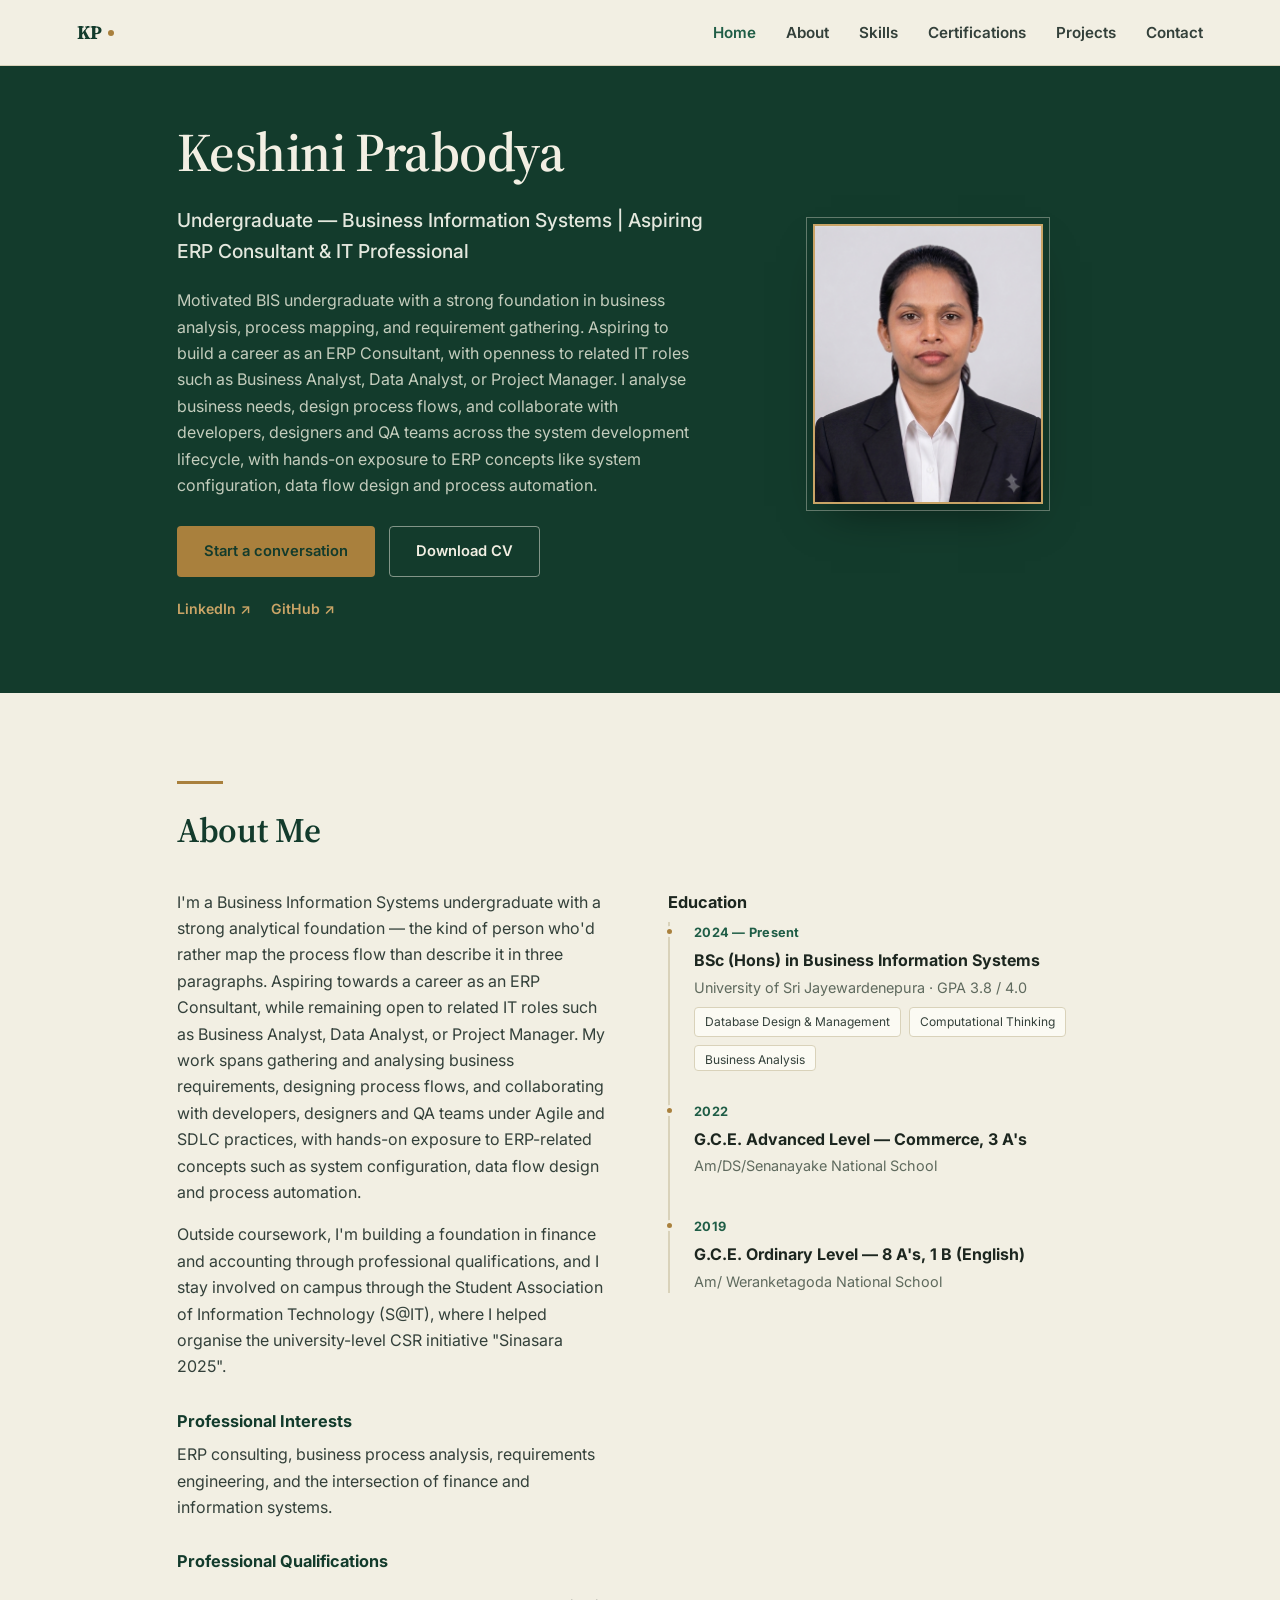
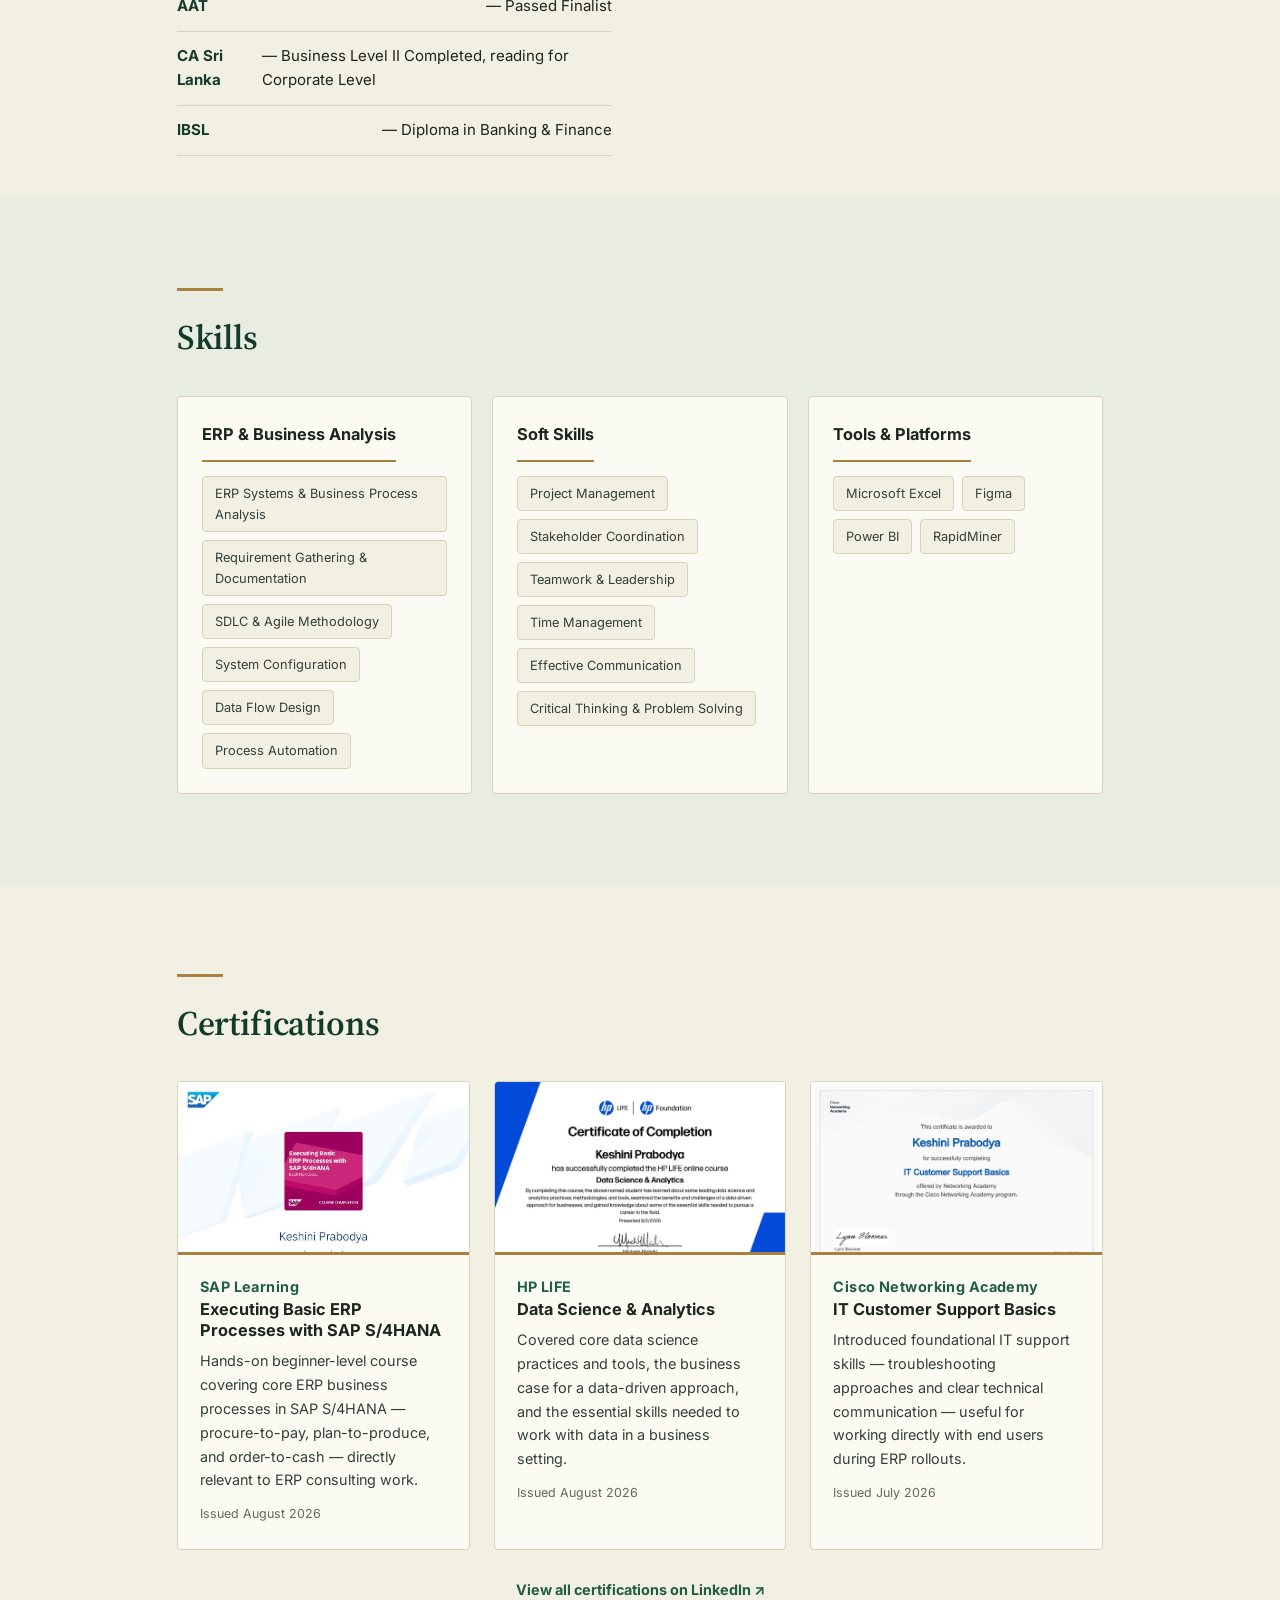
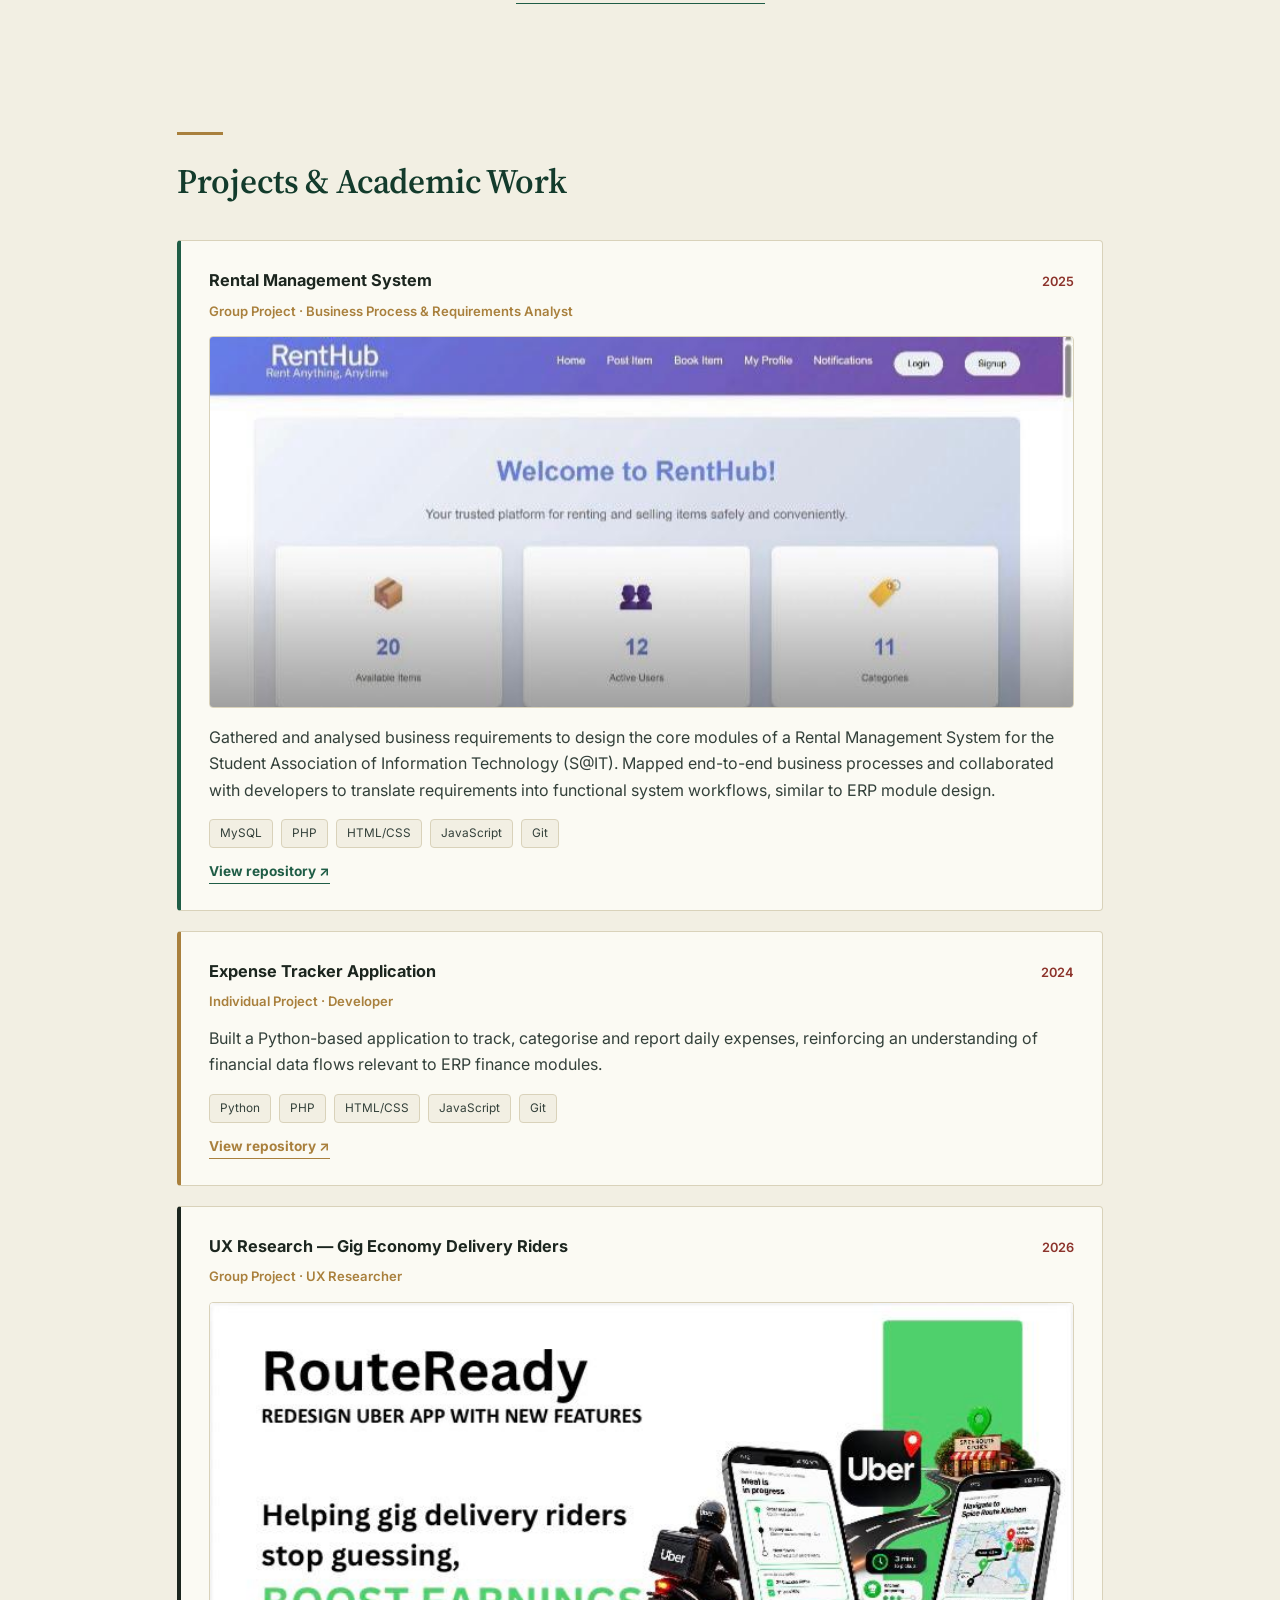
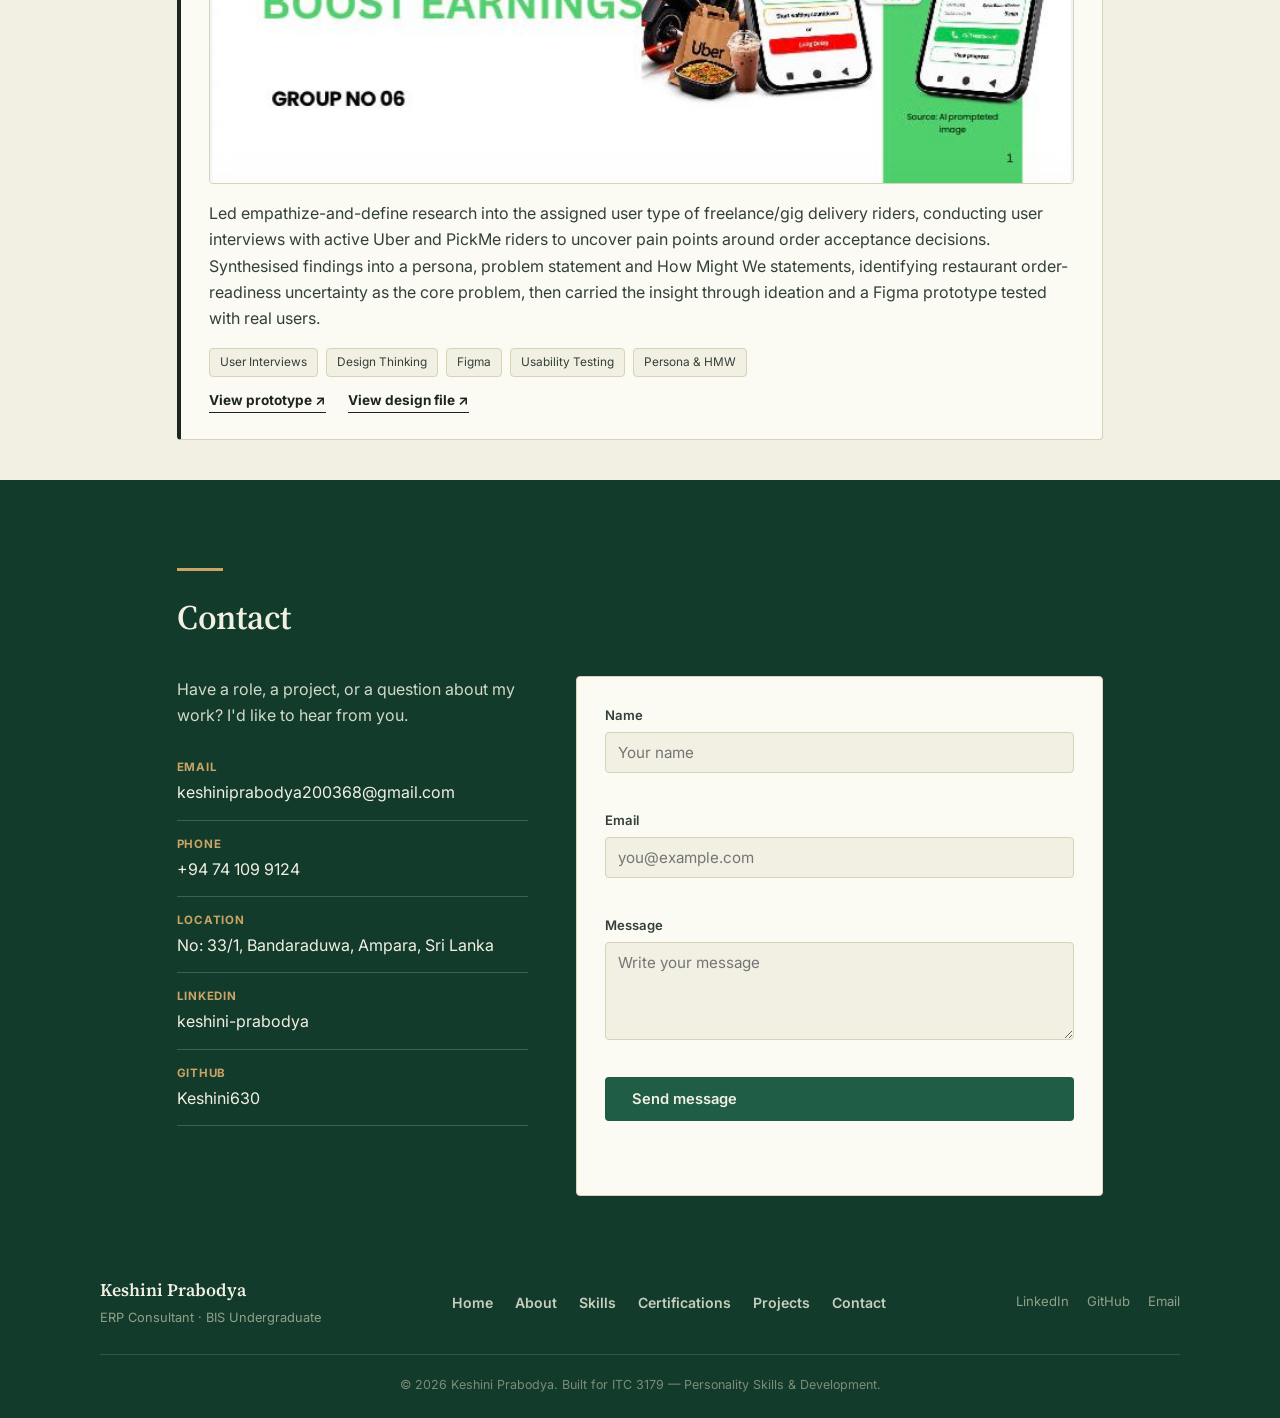
<file: index.html>
<!DOCTYPE html>
<html lang="en">
<head>
<meta charset="UTF-8">
<meta name="viewport" content="width=device-width, initial-scale=1.0">
<title>Keshini Prabodya | ERP Consultant Portfolio</title>
<link rel="preconnect" href="https://fonts.googleapis.com">
<link href="https://fonts.googleapis.com/css2?family=Source+Serif+4:opsz,wght@8..60,500;8..60,600;8..60,700&family=Inter:wght@400;500;600;700&display=swap" rel="stylesheet">
<link rel="stylesheet" href="style.css">
</head>
<body>

<header class="nav-bar" id="navbar">
  <a href="#home" class="nav-logo">KP<span class="node-dot"></span></a>
  <button class="nav-toggle" id="navToggle" aria-label="Toggle navigation">
    <span></span><span></span><span></span>
  </button>
  <nav class="nav-links" id="navLinks">
    <a href="#home">Home</a>
    <a href="#about">About</a>
    <a href="#skills">Skills</a>
    <a href="#certifications">Certifications</a>
    <a href="#projects">Projects</a>
    <a href="#contact">Contact</a>
  </nav>
</header>

<main>

  <!-- HOME -->
  <section id="home" class="section hero band-dark">
    <div class="hero-grid">
      <div class="hero-copy">
        <h1>Keshini Prabodya</h1>
        <p class="role">Undergraduate — Business Information Systems | Aspiring ERP Consultant &amp; IT Professional</p>
        <p class="pitch">Motivated BIS undergraduate with a strong foundation in business analysis, process mapping, and requirement gathering. Aspiring to build a career as an ERP Consultant, with openness to related IT roles such as Business Analyst, Data Analyst, or Project Manager. I analyse business needs, design process flows, and collaborate with developers, designers and QA teams across the system development lifecycle, with hands-on exposure to ERP concepts like system configuration, data flow design and process automation.</p>
        <div class="hero-actions">
          <a href="#contact" class="btn btn-primary">Start a conversation</a>
          <a href="assets/Keshini_Prabodya_CV.pdf" class="btn btn-outline" download>Download CV</a>
        </div>
        <div class="hero-links">
          <a href="https://www.linkedin.com/in/keshini-prabodya-0b4a3937a/" target="_blank" rel="noopener">LinkedIn ↗</a>
          <a href="https://github.com/keshini630" target="_blank" rel="noopener">GitHub ↗</a>
        </div>
      </div>
      <div class="hero-visual">
        <div class="photo-frame">
          <img src="assets/profile.jpg" alt="Portrait of Keshini Prabodya" id="profileImg" onerror="this.style.display='none'; this.parentElement.classList.add('photo-fallback');">
          <div class="photo-fallback-content">KP</div>
        </div>
        <div class="photo-tag"></div>
      </div>
    </div>
  </section>

  <!-- ABOUT -->
  <section id="about" class="section">
    <div class="section-head">
      <div class="rule"></div>
      <h2>About Me</h2>
    </div>

    <div class="about-grid">
      <div class="about-bio">
        <p>I'm a Business Information Systems undergraduate with a strong analytical foundation — the kind of person who'd rather map the process flow than describe it in three paragraphs. Aspiring towards a career as an ERP Consultant, while remaining open to related IT roles such as Business Analyst, Data Analyst, or Project Manager. My work spans gathering and analysing business requirements, designing process flows, and collaborating with developers, designers and QA teams under Agile and SDLC practices, with hands-on exposure to ERP-related concepts such as system configuration, data flow design and process automation.</p>
        <p>Outside coursework, I'm building a foundation in finance and accounting through professional qualifications, and I stay involved on campus through the Student Association of Information Technology (S@IT), where I helped organise the university-level CSR initiative "Sinasara 2025".</p>

        <div class="quali-block">
          <h3>Professional Interests</h3>
          <p>ERP consulting, business process analysis, requirements engineering, and the intersection of finance and information systems.</p>
        </div>

        <div class="quali-block">
          <h3>Professional Qualifications</h3>
          <ul class="quali-list">
            <li><span>AAT</span> — Passed Finalist</li>
            <li><span>CA Sri Lanka</span> — Business Level II Completed, reading for Corporate Level</li>
            <li><span>IBSL</span> — Diploma in Banking &amp; Finance</li>
          </ul>
        </div>
      </div>

      <div class="about-timeline">
        <h3>Education</h3>
        <ol class="timeline">
          <li>
            <div class="timeline-node"></div>
            <div class="timeline-content">
              <p class="timeline-time">2024 — Present</p>
              <p class="timeline-title">BSc (Hons) in Business Information Systems</p>
              <p class="timeline-sub">University of Sri Jayewardenepura · GPA 3.8 / 4.0</p>
              <ul class="course-tags">
                <li>Database Design &amp; Management</li>
                <li>Computational Thinking</li>
                <li>Business Analysis</li>
              </ul>
            </div>
          </li>
          <li>
            <div class="timeline-node"></div>
            <div class="timeline-content">
              <p class="timeline-time">2022</p>
              <p class="timeline-title">G.C.E. Advanced Level — Commerce, 3 A's</p>
              <p class="timeline-sub">Am/DS/Senanayake National School</p>
            </div>
          </li>
          <li>
            <div class="timeline-node"></div>
            <div class="timeline-content">
              <p class="timeline-time">2019</p>
              <p class="timeline-title">G.C.E. Ordinary Level — 8 A's, 1 B (English)</p>
              <p class="timeline-sub">Am/ Weranketagoda National School</p>
            </div>
          </li>
        </ol>
      </div>
    </div>
  </section>

  <!-- SKILLS -->
  <section id="skills" class="section band-alt">
    <div class="section-head">
      <div class="rule"></div>
      <h2>Skills</h2>
    </div>

    <div class="skills-grid">
      <div class="skill-card">
        <h3>ERP &amp; Business Analysis</h3>
        <div class="tag-cloud">
          <span>ERP Systems &amp; Business Process Analysis</span><span>Requirement Gathering &amp; Documentation</span>
          <span>SDLC &amp; Agile Methodology</span><span>System Configuration</span>
          <span>Data Flow Design</span><span>Process Automation</span>
        </div>
      </div>
      <div class="skill-card">
        <h3>Soft Skills</h3>
        <div class="tag-cloud">
          <span>Project Management</span><span>Stakeholder Coordination</span><span>Teamwork &amp; Leadership</span>
          <span>Time Management</span><span>Effective Communication</span><span>Critical Thinking &amp; Problem Solving</span>
        </div>
      </div>
      <div class="skill-card">
        <h3>Tools &amp; Platforms</h3>
        <div class="tag-cloud">
          <span>Microsoft Excel</span><span>Figma</span><span>Power BI</span><span>RapidMiner</span>
        </div>
      </div>
    </div>
  </section>

  <!-- CERTIFICATIONS -->
  <section id="certifications" class="section">
    <div class="section-head">
      <div class="rule"></div>
      <h2>Certifications</h2>
    </div>

    <div class="cert-grid">
      <article class="cert-card">
        <div class="cert-thumb">
          <img src="assets/cert-sap-s4hana.jpg" alt="SAP Learning certificate — Executing Basic ERP Processes with SAP S/4HANA">
        </div>
        <div class="cert-body">
          <p class="cert-issuer">SAP Learning</p>
          <h3>Executing Basic ERP Processes with SAP S/4HANA</h3>
          <p>Hands-on beginner-level course covering core ERP business processes in SAP S/4HANA — procure-to-pay, plan-to-produce, and order-to-cash — directly relevant to ERP consulting work.</p>
          <span class="cert-date">Issued August 2026</span>
        </div>
      </article>

      <article class="cert-card">
        <div class="cert-thumb">
          <img src="assets/cert-hp-data-analytics.jpg" alt="HP LIFE certificate — Data Science and Analytics">
        </div>
        <div class="cert-body">
          <p class="cert-issuer">HP LIFE</p>
          <h3>Data Science &amp; Analytics</h3>
          <p>Covered core data science practices and tools, the business case for a data-driven approach, and the essential skills needed to work with data in a business setting.</p>
          <span class="cert-date">Issued August 2026</span>
        </div>
      </article>

      <article class="cert-card">
        <div class="cert-thumb">
          <img src="assets/cert-cisco-itsupport.jpg" alt="Cisco Networking Academy certificate — IT Customer Support Basics">
        </div>
        <div class="cert-body">
          <p class="cert-issuer">Cisco Networking Academy</p>
          <h3>IT Customer Support Basics</h3>
          <p>Introduced foundational IT support skills — troubleshooting approaches and clear technical communication — useful for working directly with end users during ERP rollouts.</p>
          <span class="cert-date">Issued July 2026</span>
        </div>
      </article>
    </div>

    <div class="cert-more">
      <a href="https://www.linkedin.com/in/keshini-prabodya-0b4a3937a/details/certifications/" target="_blank" rel="noopener">View all certifications on LinkedIn ↗</a>
    </div>
  </section>

  <!-- PROJECTS -->
  <section id="projects" class="section">
    <div class="section-head">
      <div class="rule"></div>
      <h2>Projects &amp; Academic Work</h2>
    </div>

    <div class="project-list">
      <article class="project-card">
        <div class="project-head">
          <h3>Rental Management System</h3>
          <span class="project-date">2025</span>
        </div>
        <p class="project-role">Group Project · Business Process &amp; Requirements Analyst</p>
        <div class="project-media">
          <img src="assets/renthub-preview.png" alt="RentHub rental management system dashboard preview">
        </div>
        <p>Gathered and analysed business requirements to design the core modules of a Rental Management System for the Student Association of Information Technology (S@IT). Mapped end-to-end business processes and collaborated with developers to translate requirements into functional system workflows, similar to ERP module design.</p>
        <div class="tag-cloud small">
          <span>MySQL</span><span>PHP</span><span>HTML/CSS</span><span>JavaScript</span><span>Git</span>
        </div>
        <div class="project-links">
          <a href="https://github.com/Department-of-IT-FMSC-USJ/group-project-group10.git" target="_blank" rel="noopener" class="project-link">View repository ↗</a>
        </div>
      </article>

      <article class="project-card accent-mustard">
        <div class="project-head">
          <h3>Expense Tracker Application</h3>
          <span class="project-date">2024</span>
        </div>
        <p class="project-role">Individual Project · Developer</p>
        <p>Built a Python-based application to track, categorise and report daily expenses, reinforcing an understanding of financial data flows relevant to ERP finance modules.</p>
        <div class="tag-cloud small">
          <span>Python</span><span>PHP</span><span>HTML/CSS</span><span>JavaScript</span><span>Git</span>
        </div>
        <div class="project-links">
          <a href="https://github.com/KeshiniProbodya/expense-Tracker-application.git" target="_blank" rel="noopener" class="project-link">View repository ↗</a>
        </div>
      </article>

      <article class="project-card accent-navy">
        <div class="project-head">
          <h3>UX Research — Gig Economy Delivery Riders</h3>
          <span class="project-date">2026</span>
        </div>
        <p class="project-role">Group Project · UX Researcher</p>
        <div class="project-media">
          <img src="assets/routeready-cover.png" alt="RouteReady — Uber app redesign cover slide">
        </div>
        <p>Led empathize-and-define research into the assigned user type of freelance/gig delivery riders, conducting user interviews with active Uber and PickMe riders to uncover pain points around order acceptance decisions. Synthesised findings into a persona, problem statement and How Might We statements, identifying restaurant order-readiness uncertainty as the core problem, then carried the insight through ideation and a Figma prototype tested with real users.</p>
        <div class="tag-cloud small">
          <span>User Interviews</span><span>Design Thinking</span><span>Figma</span><span>Usability Testing</span><span>Persona &amp; HMW</span>
        </div>
        <div class="project-links">
          <a href="https://www.figma.com/proto/YUW1zsAVDOKr3L6JSYC5TE/uber-riders-time-optimization-app?node-id=0-1&t=wKepHz6DhdDgYLC6-1" target="_blank" rel="noopener" class="project-link">View prototype ↗</a>
          <a href="https://www.figma.com/design/YUW1zsAVDOKr3L6JSYC5TE/uber-riders-time-optimization-app?node-id=0-1&t=5sOmwkxCw7YQmezb-1" target="_blank" rel="noopener" class="project-link">View design file ↗</a>
        </div>
      </article>
    </div>
  </section>

  <!-- CONTACT -->
  <section id="contact" class="section contact-section band-dark">
    <div class="section-head">
      <div class="rule"></div>
      <h2>Contact</h2>
    </div>

    <div class="contact-grid">
      <div class="contact-info">
        <p>Have a role, a project, or a question about my work? I'd like to hear from you.</p>
        <ul class="info-list">
          <li><strong>Email</strong><a href="mailto:keshiniprabodya@gmail.com">keshiniprabodya200368@gmail.com</a></li>
          <li><strong>Phone</strong><a href="tel:+94741099124">+94 74 109 9124</a></li>
          <li><strong>Location</strong><span>No: 33/1, Bandaraduwa, Ampara, Sri Lanka</span></li>
          <li><strong>LinkedIn</strong><a href="https://www.linkedin.com/in/keshini-prabodya-0b4a3937a/" target="_blank" rel="noopener">keshini-prabodya</a></li>
          <li><strong>GitHub</strong><a href="https://github.com/keshini630" target="_blank" rel="noopener">Keshini630</a></li>
        </ul>
      </div>

      <form class="contact-form" id="contactForm" novalidate>
        <div class="form-row">
          <label for="name">Name</label>
          <input type="text" id="name" name="name" placeholder="Your name" required>
          <span class="error-msg" id="nameError"></span>
        </div>
        <div class="form-row">
          <label for="email">Email</label>
          <input type="email" id="email" name="email" placeholder="you@example.com" required>
          <span class="error-msg" id="emailError"></span>
        </div>
        <div class="form-row">
          <label for="message">Message</label>
          <textarea id="message" name="message" rows="4" placeholder="Write your message" required></textarea>
          <span class="error-msg" id="messageError"></span>
        </div>
        <button type="submit" class="btn btn-primary">Send message</button>
        <p class="form-success" id="formSuccess" role="status"></p>
      </form>
    </div>
  </section>

</main>

<footer class="site-footer">
  <div class="footer-inner">
    <div class="footer-brand">
      <p class="footer-name">Keshini Prabodya</p>
      <p class="footer-role">ERP Consultant · BIS Undergraduate</p>
    </div>

    <nav class="footer-links">
      <a href="#home">Home</a>
      <a href="#about">About</a>
      <a href="#skills">Skills</a>
      <a href="#certifications">Certifications</a>
      <a href="#projects">Projects</a>
      <a href="#contact">Contact</a>
    </nav>

    <div class="footer-social">
      <a href="https://www.linkedin.com/in/keshini-prabodya-0b4a3937a/" target="_blank" rel="noopener" aria-label="LinkedIn">LinkedIn</a>
      <a href="https://github.com/keshini630" target="_blank" rel="noopener" aria-label="GitHub">GitHub</a>
      <a href="mailto:keshiniprabodya@gmail.com" aria-label="Email">Email</a>
    </div>
  </div>

  <div class="footer-divider"></div>

  <p class="footer-copy">&copy; <span id="year"></span> Keshini Prabodya. Built for ITC 3179 — Personality Skills &amp; Development.</p>
</footer>

<script src="script.js"></script>
</body>
</html>
</file>
<file: style.css>
/* =========================================================
   DESIGN TOKENS — "Ledger" system
   Palette drawn from accounting ledgers and certificate paper:
   ivory paper, deep ledger-green, brass, and a touch of ink-red
   for annotation — grounded in Keshini's finance + ERP background.
   ========================================================= */
:root {
  --paper: #f2efe3;
  --paper-alt: #e9ede1;
  --card: #fbfaf3;
  --ink: #1c261f;
  --ink-soft: #33403a;
  --muted: #5f6a5e;
  --green: #1f5d46;
  --green-dark: #133b2c;
  --brass: #a9803d;
  --brass-soft: #c9a466;
  --red: #8c332b;
  --line: #d9d2ba;
  --line-soft: rgba(31,93,70,0.18);

  --font-display: 'Source Serif 4', 'Georgia', serif;
  --font-body: 'Inter', sans-serif;

  --radius: 4px;
  --max-width: 1080px;
}

* { box-sizing: border-box; }

html { scroll-behavior: smooth; }

body {
  margin: 0;
  background: var(--paper);
  color: var(--ink);
  font-family: var(--font-body);
  line-height: 1.65;
  -webkit-font-smoothing: antialiased;
  overflow-x: hidden;
}

img { max-width: 100%; display: block; }

a { color: inherit; text-decoration: none; }

ul, ol { list-style: none; margin: 0; padding: 0; }

h1, h2, h3 { font-family: var(--font-display); margin: 0 0 .4em; color: var(--green-dark); font-weight: 600; }

h1 {
  font-size: clamp(2.3rem, 4.6vw, 3.4rem);
  font-weight: 600;
  line-height: 1.12;
  letter-spacing: -0.01em;
}
h2 {
  font-size: clamp(1.6rem, 3vw, 2.15rem);
  font-weight: 600;
  letter-spacing: -0.005em;
}
h3 { font-family: var(--font-body); font-size: 1.02rem; font-weight: 700; color: var(--ink); }

p { margin: 0 0 1em; color: var(--ink-soft); }

/* Section heading — a short brass rule instead of a tracked eyebrow label */
.section-head { margin-bottom: 30px; }
.section-head .rule {
  width: 46px;
  height: 3px;
  background: var(--brass);
  margin-bottom: 18px;
}
.band-dark .section-head .rule,
.contact-section .section-head .rule { background: var(--brass-soft); }

/* =========================================================
   NAV BAR
   ========================================================= */
.nav-bar {
  position: sticky;
  top: 0;
  z-index: 100;
  display: flex;
  align-items: center;
  justify-content: space-between;
  padding: 16px 6vw;
  background: rgba(242,239,227,0.92);
  backdrop-filter: blur(8px);
  border-bottom: 1px solid var(--line);
}

.nav-logo {
  font-family: var(--font-display);
  font-weight: 700;
  font-size: 1.2rem;
  display: flex;
  align-items: center;
  color: var(--green-dark);
}
.nav-logo .node-dot {
  width: 6px;
  height: 6px;
  border-radius: 50%;
  background: var(--brass);
  margin-left: 6px;
}

.nav-links {
  display: flex;
  gap: 30px;
}

.nav-links a {
  font-family: var(--font-body);
  font-size: 0.95rem;
  font-weight: 600;
  color: var(--ink-soft);
  position: relative;
  padding: 4px 0;
}

.nav-links a:hover, .nav-links a.active { color: var(--green); }

.nav-toggle {
  display: none;
  flex-direction: column;
  gap: 5px;
  background: none;
  border: none;
  cursor: pointer;
  padding: 6px;
}
.nav-toggle span {
  width: 22px;
  height: 2px;
  background: var(--green-dark);
}

@media (max-width: 800px) {
  .nav-toggle { display: flex; }
  .nav-links {
    position: absolute;
    top: 100%;
    left: 0;
    right: 0;
    background: var(--card);
    flex-direction: column;
    padding: 16px 6vw;
    gap: 14px;
    border-bottom: 1px solid var(--line);
    display: none;
  }
  .nav-links.open { display: flex; }
}

/* =========================================================
   LAYOUT / SECTIONS
   ========================================================= */
.section {
  position: relative;
  z-index: 1;
  max-width: var(--max-width);
  margin: 0 auto;
  padding: 88px 6vw 40px;
}

@media (max-width: 720px) {
  .section { padding: 60px 6vw 24px; }
}

.band-dark, .band-alt { position: relative; }

.band-dark::before,
.band-alt::before {
  content: "";
  position: absolute;
  top: 0;
  bottom: 0;
  left: 50%;
  width: 100vw;
  margin-left: -50vw;
  z-index: -1;
}

.band-dark::before { background: var(--green-dark); }
.band-alt::before { background: var(--paper-alt); }

/* =========================================================
   HERO
   ========================================================= */
.hero { padding-top: 56px; padding-bottom: 72px; }

.hero h1 { color: var(--paper); }
.hero .role { color: #e4e8de; font-weight: 500; }
.hero .pitch { color: #c4cdbd; }

.hero .btn-outline { border-color: rgba(242,239,227,0.5); color: var(--paper); }
.hero .btn-outline:hover { background: var(--paper); color: var(--green-dark); border-color: var(--paper); }
.hero .btn-primary {
  background: var(--brass);
  color: var(--green-dark);
}
.hero .btn-primary:hover { background: var(--brass-soft); }

.hero .hero-links a { color: var(--brass-soft); border-bottom: 1px solid transparent; }
.hero .hero-links a:hover { border-bottom-color: var(--brass-soft); }

.hero .photo-tag { color: #aeb8a4; }

.hero-grid {
  display: grid;
  grid-template-columns: 1.2fr 0.8fr;
  gap: 48px;
  align-items: center;
}

.role {
  font-size: 1.2rem;
  color: var(--ink-soft);
  font-weight: 500;
  max-width: 46ch;
}

.pitch { color: var(--muted); max-width: 54ch; }

.hero-actions {
  display: flex;
  gap: 14px;
  margin: 28px 0 20px;
  flex-wrap: wrap;
}

.btn {
  display: inline-flex;
  align-items: center;
  gap: 6px;
  padding: 12px 26px;
  border-radius: var(--radius);
  font-weight: 600;
  font-size: 0.92rem;
  border: 1.5px solid transparent;
  cursor: pointer;
  transition: transform .15s ease, background .15s ease;
  font-family: var(--font-body);
}
.btn:hover { transform: translateY(-1px); }

.btn-primary {
  background: var(--green);
  color: var(--paper);
}
.btn-primary:hover { background: var(--green-dark); }

.btn-outline {
  border-color: var(--green-dark);
  color: var(--green-dark);
}
.btn-outline:hover { background: var(--green-dark); color: var(--paper); }

.hero-links {
  display: flex;
  gap: 20px;
  font-size: 0.88rem;
  font-weight: 600;
}
.hero-links a { color: var(--green); border-bottom: 1px solid transparent; }
.hero-links a:hover { border-bottom-color: var(--green); }

.hero-visual { display: flex; flex-direction: column; align-items: center; gap: 14px; }

/* rectangular, double-ruled "certificate" frame rather than a circular avatar */
.photo-frame {
  width: 230px;
  height: 280px;
  border: 2px solid var(--brass-soft);
  outline: 1px solid rgba(242,239,227,0.35);
  outline-offset: 6px;
  overflow: hidden;
  background: var(--green-dark);
  position: relative;
  box-shadow: 0 20px 45px -18px rgba(0,0,0,0.55);
}
.photo-frame img { width: 100%; height: 100%; object-fit: cover; object-position: center 15%; }
.photo-frame .photo-fallback-content { display: none; }
.photo-frame.photo-fallback .photo-fallback-content {
  display: flex;
  align-items: center;
  justify-content: center;
  width: 100%;
  height: 100%;
  color: var(--brass-soft);
  font-family: var(--font-display);
  font-size: 3rem;
  font-weight: 700;
}

.photo-tag {
  font-size: 0.85rem;
  letter-spacing: 0.02em;
}

@media (max-width: 800px) {
  .hero-grid { grid-template-columns: 1fr; }
  .hero-visual { order: -1; }
  .photo-frame { width: 180px; height: 220px; }
}

/* =========================================================
   ABOUT
   ========================================================= */
.about-grid {
  display: grid;
  grid-template-columns: 1fr 1fr;
  gap: 56px;
  margin-top: 8px;
}

@media (max-width: 800px) {
  .about-grid { grid-template-columns: 1fr; gap: 32px; }
}

.quali-block { margin-top: 28px; }
.quali-block h3 { color: var(--green-dark); }

.quali-list li {
  display: flex;
  justify-content: space-between;
  gap: 8px;
  padding: 12px 0;
  border-bottom: 1px solid var(--line);
  font-size: 0.94rem;
}
.quali-list li span { font-weight: 700; color: var(--green-dark); }
.quali-list li time { color: var(--muted); font-size: 0.85rem; }

.timeline { position: relative; padding-left: 24px; border-left: 2px solid var(--line); }

.timeline li { position: relative; padding-bottom: 30px; }
.timeline li:last-child { padding-bottom: 0; }

.timeline-node {
  position: absolute;
  left: -30px;
  top: 4px;
  width: 11px;
  height: 11px;
  border-radius: 50%;
  background: var(--brass);
  border: 3px solid var(--paper);
}

.timeline-time { font-size: 0.8rem; font-weight: 700; color: var(--green); margin-bottom: 4px; letter-spacing: 0.02em; }
.timeline-title { font-weight: 700; color: var(--ink); margin-bottom: 2px; }
.timeline-sub { color: var(--muted); font-size: 0.9rem; margin-bottom: 8px; }

.course-tags { display: flex; flex-wrap: wrap; gap: 8px; }
.course-tags li {
  font-size: 0.75rem;
  background: var(--card);
  border: 1px solid var(--line);
  padding: 4px 10px;
  border-radius: var(--radius);
  color: var(--ink-soft);
}

/* =========================================================
   SKILLS
   ========================================================= */
.skills-grid {
  display: grid;
  grid-template-columns: repeat(3, 1fr);
  gap: 20px;
  margin-top: 8px;
}

@media (max-width: 800px) {
  .skills-grid { grid-template-columns: 1fr; }
}

#skills.band-alt { padding-top: 92px; padding-bottom: 92px; }

.skill-card {
  background: var(--card);
  border: 1px solid var(--line);
  border-radius: var(--radius);
  padding: 24px;
}
.skill-card h3 {
  padding-bottom: 12px;
  margin-bottom: 14px;
  border-bottom: 2px solid var(--brass);
  display: inline-block;
}

.tag-cloud { display: flex; flex-wrap: wrap; gap: 8px; }
.tag-cloud span {
  font-size: 0.8rem;
  padding: 6px 12px;
  border-radius: var(--radius);
  background: var(--paper);
  border: 1px solid var(--line);
  color: var(--ink-soft);
}
.tag-cloud.small span { font-size: 0.74rem; padding: 4px 10px; }

/* =========================================================
   CERTIFICATIONS
   ========================================================= */
#certifications.band-alt { padding-top: 92px; padding-bottom: 92px; }

.cert-grid {
  display: grid;
  grid-template-columns: repeat(3, 1fr);
  gap: 24px;
  margin-top: 8px;
}

@media (max-width: 900px) {
  .cert-grid { grid-template-columns: 1fr; }
}

.cert-card {
  background: var(--card);
  border: 1px solid var(--line);
  border-radius: var(--radius);
  overflow: hidden;
  display: flex;
  flex-direction: column;
}

.cert-thumb {
  border-bottom: 3px solid var(--brass);
  background: #fff;
}
.cert-thumb img { width: 100%; height: 170px; object-fit: cover; object-position: top center; }

.cert-body { padding: 20px 22px 24px; }
.cert-issuer { font-size: 0.78rem; font-weight: 700; letter-spacing: 0.03em; color: var(--green); margin-bottom: 6px; }
.cert-body h3 { margin-bottom: 8px; line-height: 1.3; }
.cert-body p { font-size: 0.9rem; margin-bottom: 0; }
.cert-date { display: block; margin-top: 12px; font-size: 0.78rem; color: var(--muted); }

.cert-more {
  display: flex;
  justify-content: center;
  margin-top: 28px;
}
.cert-more a {
  font-size: 0.9rem;
  font-weight: 700;
  color: var(--green);
  border-bottom: 1px solid var(--green);
  padding-bottom: 2px;
}
.cert-more a:hover { color: var(--green-dark); border-bottom-color: var(--green-dark); }

/* =========================================================
   PROJECTS
   ========================================================= */
.project-list { display: flex; flex-direction: column; gap: 20px; margin-top: 8px; }

.project-card {
  background: var(--card);
  border: 1px solid var(--line);
  border-left: 4px solid var(--green);
  border-radius: var(--radius);
  padding: 26px 28px;
}

.project-head {
  display: flex;
  justify-content: space-between;
  align-items: baseline;
  flex-wrap: wrap;
  gap: 8px;
}

.project-date {
  font-size: 0.8rem;
  color: var(--red);
  font-weight: 600;
}

.project-role {
  font-size: 0.82rem;
  font-weight: 600;
  color: var(--brass);
  margin-bottom: 12px;
}

.project-link {
  display: inline-block;
  margin-top: 8px;
  margin-right: 18px;
  font-size: 0.85rem;
  font-weight: 700;
  color: var(--green);
  border-bottom: 1px solid var(--green);
}

.project-card.accent-mustard { border-left-color: var(--brass); }
.project-card.accent-navy { border-left-color: var(--ink); }

.project-links { margin-top: 4px; }
.project-card.accent-mustard .project-link { color: var(--brass); border-bottom-color: var(--brass); }
.project-card.accent-navy .project-link { color: var(--ink); border-bottom-color: var(--ink); }

.project-media {
  margin: 14px 0 16px;
  border-radius: var(--radius);
  overflow: hidden;
  border: 1px solid var(--line);
}
.project-media img { display: block; width: 100%; height: auto; }

/* =========================================================
   CONTACT
   ========================================================= */
.contact-section.band-dark h2 { color: var(--paper); }
.contact-section.band-dark .contact-info p { color: #d3d9c9; }
.contact-section.band-dark .info-list li { border-bottom-color: rgba(242,239,227,0.2); }
.contact-section.band-dark .info-list li strong { color: var(--brass-soft); }
.contact-section.band-dark .info-list li a,
.contact-section.band-dark .info-list li span { color: var(--paper); }

.contact-grid {
  display: grid;
  grid-template-columns: 0.8fr 1.2fr;
  gap: 48px;
  margin-top: 8px;
}

@media (max-width: 800px) {
  .contact-grid { grid-template-columns: 1fr; }
}

.info-list li {
  display: flex;
  flex-direction: column;
  gap: 2px;
  padding: 14px 0;
  border-bottom: 1px solid var(--line);
}
.info-list li strong {
  font-size: 0.72rem;
  font-weight: 700;
  color: var(--green);
  text-transform: uppercase;
  letter-spacing: 0.06em;
}

.contact-form {
  background: var(--card);
  border: 1px solid var(--line);
  border-radius: var(--radius);
  padding: 28px;
  display: flex;
  flex-direction: column;
  gap: 18px;
}

.form-row { display: flex; flex-direction: column; gap: 6px; }
.form-row label { font-size: 0.82rem; font-weight: 600; color: var(--ink-soft); }
.form-row input, .form-row textarea {
  font-family: var(--font-body);
  font-size: 0.95rem;
  padding: 10px 12px;
  border: 1.5px solid var(--line);
  border-radius: var(--radius);
  background: var(--paper);
  color: var(--ink);
  resize: vertical;
}
.form-row input:focus, .form-row textarea:focus {
  outline: none;
  border-color: var(--green);
}
.form-row.has-error input, .form-row.has-error textarea { border-color: var(--red); }
.error-msg { font-size: 0.78rem; color: var(--red); min-height: 1em; }

.form-success {
  font-size: 0.88rem;
  color: var(--green);
  font-weight: 600;
  min-height: 1em;
}

/* =========================================================
   FOOTER
   ========================================================= */
.site-footer {
  position: relative;
  z-index: 1;
  padding: 40px 6vw 22px;
  background: var(--green-dark);
  color: #b9c2ae;
}

.footer-inner {
  max-width: var(--max-width);
  margin: 0 auto;
  display: flex;
  flex-wrap: wrap;
  align-items: center;
  justify-content: space-between;
  gap: 20px;
  padding-bottom: 26px;
}

.footer-brand .footer-name {
  font-family: var(--font-display);
  font-weight: 600;
  font-size: 1.1rem;
  color: var(--paper);
  margin: 0 0 2px;
}

.footer-brand .footer-role {
  font-size: 0.8rem;
  color: #90a189;
  margin: 0;
}

.footer-links {
  display: flex;
  flex-wrap: wrap;
  gap: 22px;
}

.footer-links a {
  font-size: 0.88rem;
  font-weight: 600;
  color: #c7cebb;
  transition: color 0.2s ease;
}
.footer-links a:hover { color: var(--brass-soft); }

.footer-social {
  display: flex;
  gap: 18px;
}

.footer-social a {
  font-size: 0.82rem;
  color: #90a189;
  border-bottom: 1px solid transparent;
  transition: color 0.2s ease, border-color 0.2s ease;
}
.footer-social a:hover { color: var(--paper); border-color: #90a189; }

.footer-divider {
  max-width: var(--max-width);
  margin: 0 auto;
  height: 1px;
  background: rgba(242,239,227,0.15);
}

.footer-copy {
  text-align: center;
  padding-top: 20px;
  font-size: 0.78rem;
  color: #7c8c76;
  margin: 0;
}

@media (max-width: 700px) {
  .footer-inner { flex-direction: column; align-items: flex-start; gap: 16px; }
  .footer-social { gap: 16px; }
}

/* =========================================================
   ACCESSIBILITY
   ========================================================= */
a:focus-visible, button:focus-visible, input:focus-visible, textarea:focus-visible {
  outline: 2px solid var(--green);
  outline-offset: 2px;
}

@media (prefers-reduced-motion: reduce) {
  html { scroll-behavior: auto; }
  .btn:hover { transform: none; }
}
</file>
